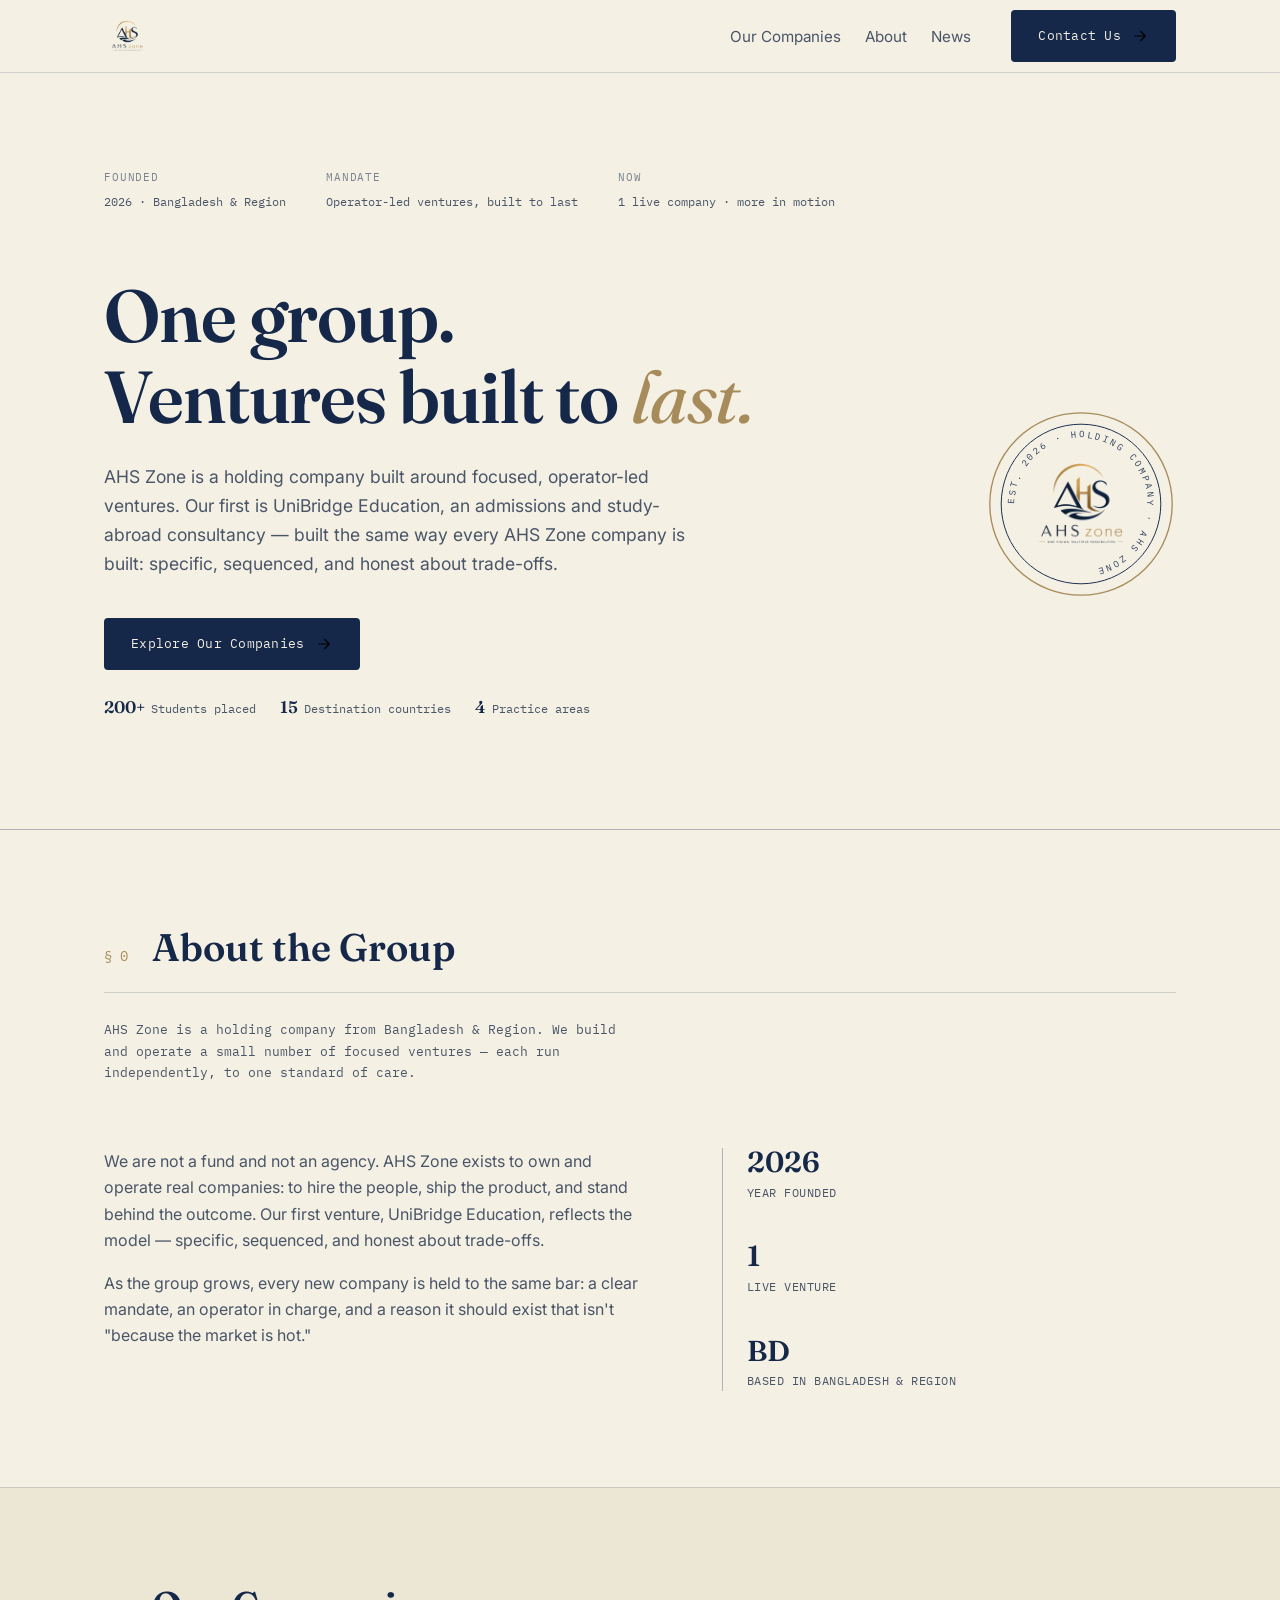
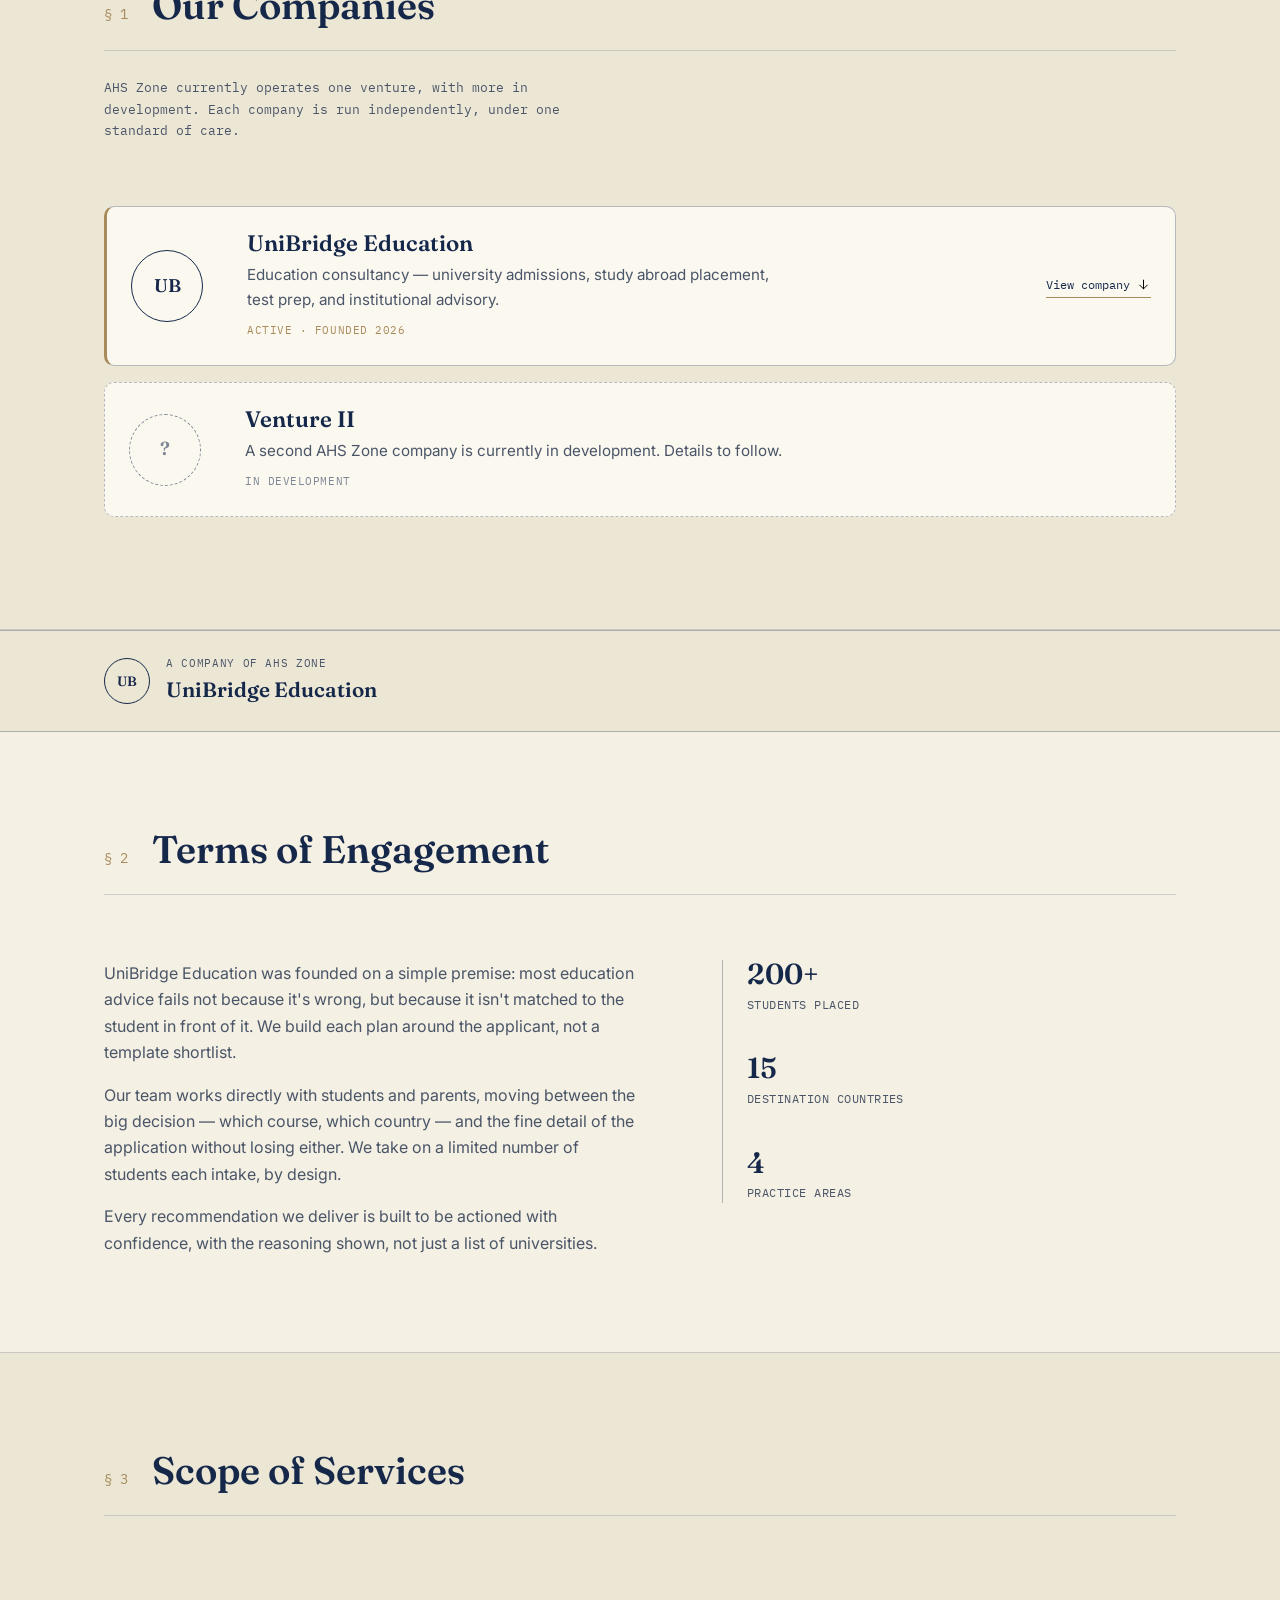
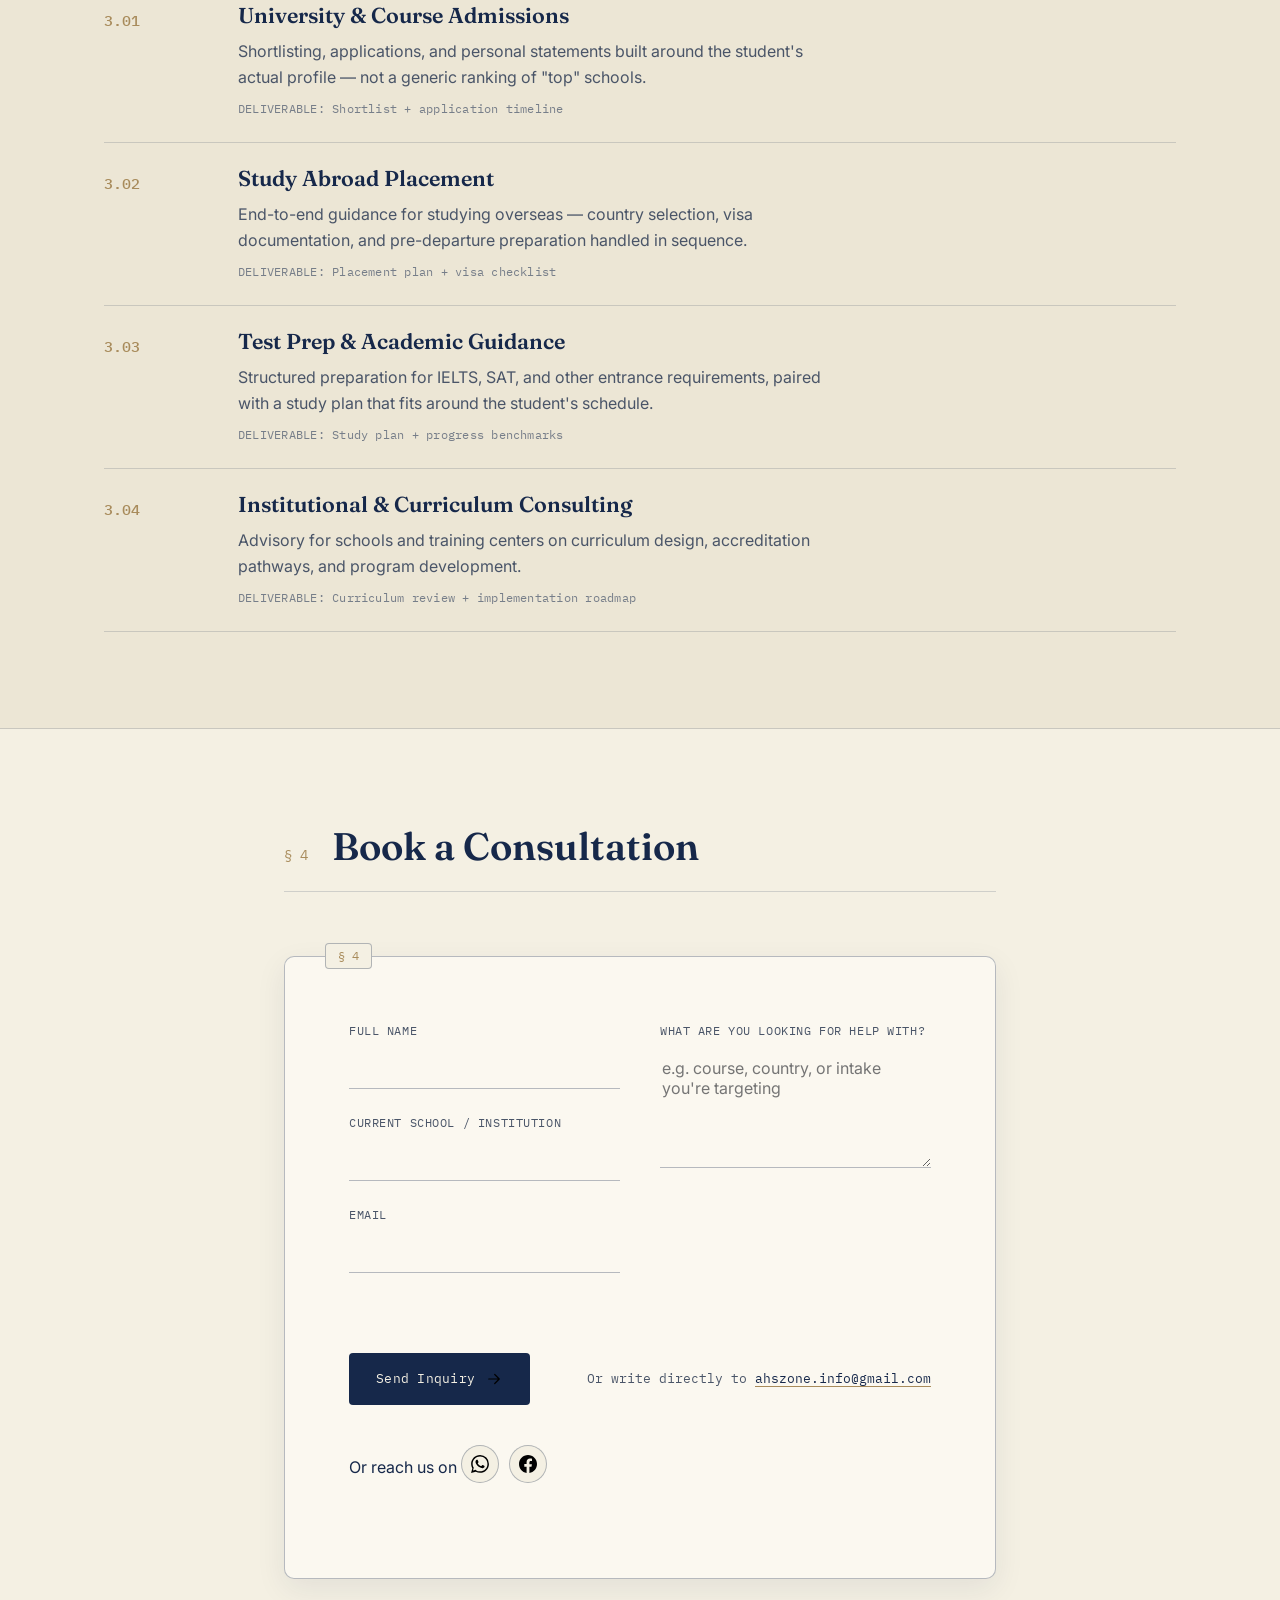
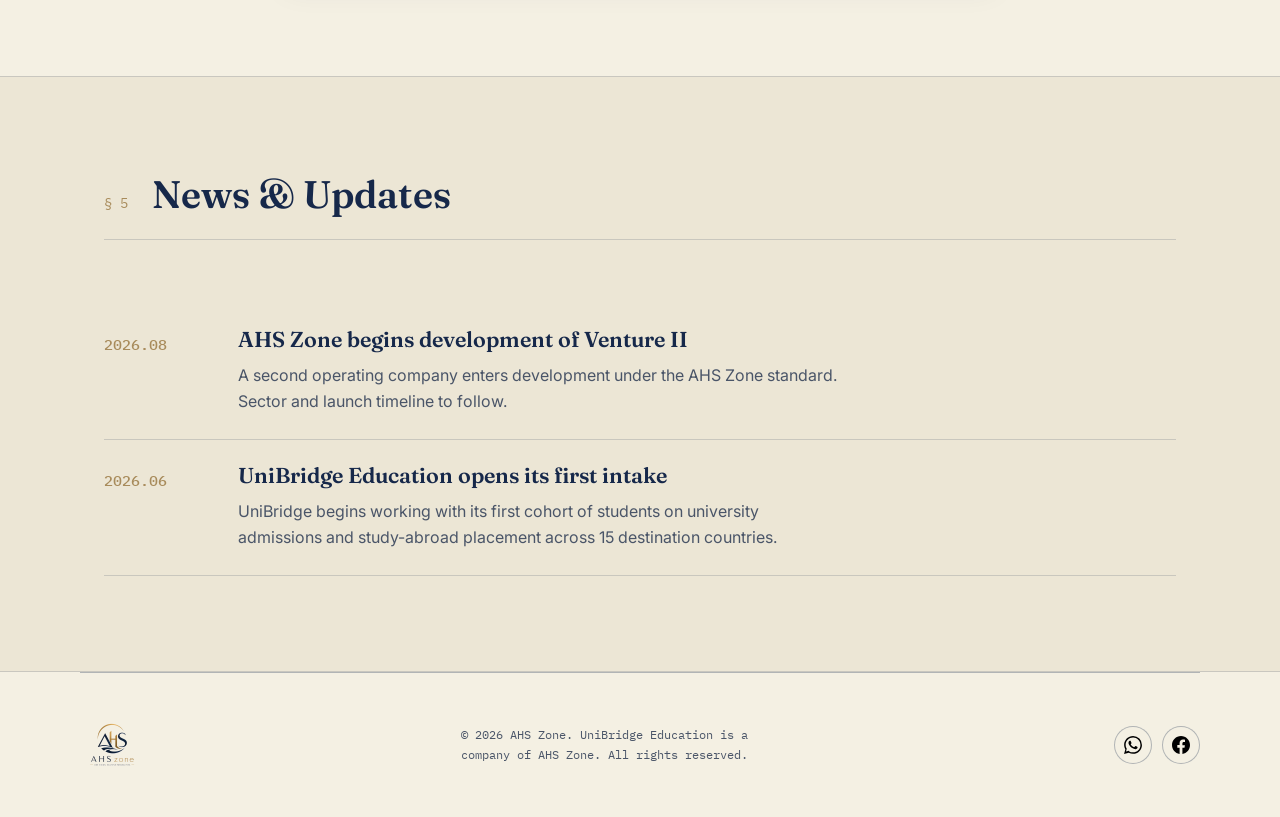
<file: index.html>
<!DOCTYPE html>
<html lang="en">
<head>
  <meta charset="UTF-8">
  <meta name="viewport" content="width=device-width, initial-scale=1.0">
  <title>AHS Zone — Holding Company | UniBridge Education</title>
  <meta name="description" content="AHS Zone is a Bangladesh-based holding company building operator-led ventures. Our first company, UniBridge Education, offers university admissions, study-abroad placement, and test prep.">
  <link rel="canonical" href="https://ahs-zone.com/">
  <meta name="theme-color" content="#16284A">

  <!-- Mark JS as available (progressive enhancement: reveal animations only run with JS) -->
  <script>document.documentElement.classList.add('js');</script>

  <!-- Open Graph / social -->
  <meta property="og:title" content="AHS Zone — Holding Company">
  <meta property="og:description" content="One group. Ventures built to last. Operator-led ventures from Bangladesh &amp; Region.">
  <meta property="og:type" content="website">
  <meta property="og:image" content="assets/images/logo.png?v=2">
  <meta name="twitter:card" content="summary_large_image">

  <!-- Favicon: real AHS Zone monogram (transparent PNG) -->
  <link rel="icon" type="image/png" href="favicon.png">
  <link rel="apple-touch-icon" href="favicon.png">

  <!-- Fonts (preconnect for speed) -->
  <link rel="preconnect" href="https://fonts.googleapis.com">
  <link rel="preconnect" href="https://fonts.gstatic.com" crossorigin>
  <link href="https://fonts.googleapis.com/css2?family=Fraunces:opsz,wght@9..144,300;9..144,450;9..144,600;9..144,700&family=Inter:wght@400;500;600&family=IBM+Plex+Mono:wght@400;500&display=swap" rel="stylesheet">

  <!-- External stylesheet (kept separate per project requirements) -->
  <link rel="stylesheet" href="css/style.css">
  <link rel="stylesheet" href="css/responsive.css">
  <script type="application/ld+json">
  {
    "@context": "https://schema.org",
    "@type": "Organization",
    "name": "AHS Zone",
    "url": "https://ahs-zone.com/",
    "logo": "https://ahs-zone.com/assets/images/logo.png?v=2",
    "description": "AHS Zone is a Bangladesh-based holding company building operator-led ventures. Our first company, UniBridge Education, offers university admissions, study-abroad placement, and test prep.",
    "foundingDate": "2026",
    "areaServed": "Bangladesh & Region",
    "contactPoint": {
      "@type": "ContactPoint",
      "email": "ahszone.info@gmail.com",
      "contactType": "customer service"
    },
    "subOrganization": {
      "@type": "Organization",
      "name": "UniBridge Education",
      "url": "https://ahs-zone.com/unibridge.html"
    }
  }
  </script>
</head>
<body>

<!-- ===================== HEADER ===================== -->
<header class="site-header">
  <div class="nav wrap">
    <a href="#top" class="brandmark" aria-label="AHS Zone — home">
      <img src="assets/images/logo.png?v=2" alt="AHS Zone" class="brandmark-logo" width="120" height="46">
    </a>

    <nav class="nav-links" aria-label="Primary">
      <ul class="nav-list">
        <li class="nav-item">
          <a href="#companies" aria-haspopup="true">Our Companies</a>
          <div class="dropdown" role="menu">
            <div class="dropdown-inner">
              <a href="unibridge.html" class="active" role="menuitem">UniBridge Education <span class="tag">ACTIVE</span></a>
              <a href="#companies" class="muted" role="menuitem">Venture II <span class="tag">IN DEV</span></a>
            </div>
          </div>
        </li>
        <li class="nav-item"><a href="#about">About</a></li>
        <li class="nav-item"><a href="#news">News</a></li>
      </ul>
      <a href="#contact" class="btn btn-primary nav-cta">
        Contact Us
        <img src="assets/icons/arrow-right.svg" alt="" class="icon" aria-hidden="true">
      </a>
    </nav>

    <button class="nav-toggle" id="navToggle" aria-label="Open menu" aria-expanded="false" aria-controls="mobileMenu">
      <img src="assets/icons/menu.svg" alt="" class="icon" aria-hidden="true">
    </button>
  </div>

  <!-- Mobile drawer -->
  <nav class="mobile-menu" id="mobileMenu" aria-label="Mobile">
    <a href="#companies">Our Companies</a>
    <a href="#unibridge">UniBridge Education</a>
    <a href="#about">About</a>
    <a href="#news">News</a>
    <a href="#contact">Contact Us</a>
  </nav>
</header>

<main id="top">

  <!-- ===================== HERO ===================== -->
  <section class="hero" aria-labelledby="hero-title">
    <div class="wrap">
      <div class="hero-meta reveal">
        <div><span>Founded</span>2026 · Bangladesh &amp; Region</div>
        <div><span>Mandate</span>Operator-led ventures, built to last</div>
        <div><span>Now</span>1 live company · more in motion</div>
      </div>

      <div class="hero-grid">
        <div class="reveal">
          <h1 class="hero-title" id="hero-title">One group.<br>Ventures built to <em>last.</em></h1>
          <p class="hero-lede">AHS Zone is a holding company built around focused, operator-led ventures. Our first is UniBridge Education, an admissions and study-abroad consultancy — built the same way every AHS Zone company is built: specific, sequenced, and honest about trade-offs.</p>
          <div class="hero-actions">
            <a href="#companies" class="btn btn-primary">
              Explore Our Companies
              <img src="assets/icons/arrow-right.svg" alt="" class="icon" aria-hidden="true">
            </a>
          </div>
          <ul class="hero-trust reveal" aria-label="Highlights">
            <li><strong>200+</strong> Students placed</li>
            <li><strong>15</strong> Destination countries</li>
            <li><strong>4</strong> Practice areas</li>
          </ul>
        </div>

        <div class="seal reveal" aria-hidden="true">
          <svg viewBox="0 0 200 200">
            <circle cx="100" cy="100" r="96" fill="none" stroke="#A88B5B" stroke-width="1.4"/>
            <circle cx="100" cy="100" r="84" fill="none" stroke="#16284A" stroke-width="1"/>
            <path id="ringpath" d="M 100,100 m -70,0 a 70,70 0 1,1 140,0 a 70,70 0 1,1 -140,0" fill="none"/>
            <text font-family="IBM Plex Mono" font-size="9.5" letter-spacing="3" fill="#2C3E60">
              <textPath href="#ringpath" startOffset="0%">EST. 2026 · HOLDING COMPANY · AHS ZONE</textPath>
            </text>
          </svg>
          <img src="assets/images/logo.png?v=2" alt="AHS Zone" class="seal-logo" width="122" height="122">
        </div>
      </div>
    </div>
  </section>

  <!-- ===================== ABOUT (GROUP) ===================== -->
  <section class="section" id="about" aria-labelledby="about-title">
    <div class="wrap">
      <div class="section-head reveal">
        <span class="clause-no">§ 0</span>
        <h2 class="section-title" id="about-title">About the Group</h2>
      </div>
      <p class="section-kicker reveal">AHS Zone is a holding company from Bangladesh &amp; Region. We build and operate a small number of focused ventures — each run independently, to one standard of care.</p>
      <div class="about-grid">
        <div class="about-text reveal">
          <p>We are not a fund and not an agency. AHS Zone exists to own and operate real companies: to hire the people, ship the product, and stand behind the outcome. Our first venture, UniBridge Education, reflects the model — specific, sequenced, and honest about trade-offs.</p>
          <p>As the group grows, every new company is held to the same bar: a clear mandate, an operator in charge, and a reason it should exist that isn't "because the market is hot."</p>
        </div>
        <div class="stat-block reveal">
          <div class="stat"><div class="stat-num">2026</div><div class="stat-label">YEAR FOUNDED</div></div>
          <div class="stat"><div class="stat-num">1</div><div class="stat-label">LIVE VENTURE</div></div>
          <div class="stat"><div class="stat-num">BD</div><div class="stat-label">BASED IN BANGLADESH &amp; REGION</div></div>
        </div>
      </div>
    </div>
  </section>

  <!-- ===================== COMPANIES ===================== -->
  <section class="section band" id="companies" aria-labelledby="companies-title">
    <div class="wrap">
      <div class="section-head reveal">
        <span class="clause-no">§ 1</span>
        <h2 class="section-title" id="companies-title">Our Companies</h2>
      </div>
      <p class="section-kicker reveal">AHS Zone currently operates one venture, with more in development. Each company is run independently, under one standard of care.</p>

      <article class="company-card active reveal">
        <div class="company-seal">UB</div>
        <div class="company-info">
          <h3>UniBridge Education</h3>
          <p>Education consultancy — university admissions, study abroad placement, test prep, and institutional advisory.</p>
          <span class="company-status">ACTIVE · FOUNDED 2026</span>
        </div>
        <a href="unibridge.html" class="company-link">
          View company
          <img src="assets/icons/arrow-down.svg" alt="" class="icon" aria-hidden="true">
        </a>
      </article>

      <article class="company-card pending reveal">
        <div class="company-seal">?</div>
        <div class="company-info">
          <h3>Venture II</h3>
          <p>A second AHS Zone company is currently in development. Details to follow.</p>
          <span class="company-status">IN DEVELOPMENT</span>
        </div>
      </article>
    </div>
  </section>

  <!-- ===================== UNIBRIDGE SUB-BRAND ===================== -->
  <div id="unibridge">
    <div class="subbrand-banner">
      <div class="wrap subbrand-inner">
        <div class="subbrand-seal">UB</div>
        <div>
          <div class="subbrand-eyebrow">A COMPANY OF AHS ZONE</div>
          <div class="subbrand-name">UniBridge Education</div>
        </div>
      </div>
    </div>

    <section class="section" id="terms" aria-labelledby="terms-title">
      <div class="wrap">
        <div class="section-head reveal">
          <span class="clause-no">§ 2</span>
          <h2 class="section-title" id="terms-title">Terms of Engagement</h2>
        </div>
        <div class="about-grid">
          <div class="about-text reveal">
            <p>UniBridge Education was founded on a simple premise: most education advice fails not because it's wrong, but because it isn't matched to the student in front of it. We build each plan around the applicant, not a template shortlist.</p>
            <p>Our team works directly with students and parents, moving between the big decision — which course, which country — and the fine detail of the application without losing either. We take on a limited number of students each intake, by design.</p>
            <p>Every recommendation we deliver is built to be actioned with confidence, with the reasoning shown, not just a list of universities.</p>
          </div>
          <div class="stat-block reveal">
            <div class="stat"><div class="stat-num">200+</div><div class="stat-label">STUDENTS PLACED</div></div>
            <div class="stat"><div class="stat-num">15</div><div class="stat-label">DESTINATION COUNTRIES</div></div>
            <div class="stat"><div class="stat-num">4</div><div class="stat-label">PRACTICE AREAS</div></div>
          </div>
        </div>
      </div>
    </section>

    <section class="section band" id="services" aria-labelledby="services-title">
      <div class="wrap">
        <div class="section-head reveal">
          <span class="clause-no">§ 3</span>
          <h2 class="section-title" id="services-title">Scope of Services</h2>
        </div>

        <div class="clause reveal">
          <div class="clause-tag">3.01</div>
          <div class="clause-content">
            <h3>University &amp; Course Admissions</h3>
            <p>Shortlisting, applications, and personal statements built around the student's actual profile — not a generic ranking of "top" schools.</p>
            <div class="deliverable">DELIVERABLE: Shortlist + application timeline</div>
          </div>
        </div>

        <div class="clause reveal">
          <div class="clause-tag">3.02</div>
          <div class="clause-content">
            <h3>Study Abroad Placement</h3>
            <p>End-to-end guidance for studying overseas — country selection, visa documentation, and pre-departure preparation handled in sequence.</p>
            <div class="deliverable">DELIVERABLE: Placement plan + visa checklist</div>
          </div>
        </div>

        <div class="clause reveal">
          <div class="clause-tag">3.03</div>
          <div class="clause-content">
            <h3>Test Prep &amp; Academic Guidance</h3>
            <p>Structured preparation for IELTS, SAT, and other entrance requirements, paired with a study plan that fits around the student's schedule.</p>
            <div class="deliverable">DELIVERABLE: Study plan + progress benchmarks</div>
          </div>
        </div>

        <div class="clause reveal">
          <div class="clause-tag">3.04</div>
          <div class="clause-content">
            <h3>Institutional &amp; Curriculum Consulting</h3>
            <p>Advisory for schools and training centers on curriculum design, accreditation pathways, and program development.</p>
            <div class="deliverable">DELIVERABLE: Curriculum review + implementation roadmap</div>
          </div>
        </div>
      </div>
    </section>

    <section class="section" id="contact" aria-labelledby="contact-title">
      <div class="wrap wrap-narrow">
        <div class="section-head reveal">
          <span class="clause-no">§ 4</span>
          <h2 class="section-title" id="contact-title">Book a Consultation</h2>
        </div>

        <div class="contact-panel reveal">
          <form class="contact-grid" id="consultForm" action="https://formspree.io/f/YOUR_FORM_ID" method="POST">
            <div>
              <div class="field">
                <label for="name">Full Name</label>
                <input id="name" name="name" type="text" required autocomplete="name">
              </div>
              <div class="field">
                <label for="school">Current School / Institution</label>
                <input id="school" name="school" type="text" autocomplete="organization">
              </div>
              <div class="field">
                <label for="email">Email</label>
                <input id="email" name="email" type="email" required autocomplete="email">
              </div>
            </div>
            <div>
              <div class="field" style="height:100%;">
                <label for="message">What are you looking for help with?</label>
                <textarea id="message" name="message" required placeholder="e.g. course, country, or intake you're targeting"></textarea>
              </div>
            </div>
            <div class="contact-signoff">
              <button type="submit" class="btn btn-primary">
                Send Inquiry
                <img src="assets/icons/arrow-right.svg" alt="" class="icon" aria-hidden="true">
              </button>
              <div class="contact-direct">Or write directly to <a href="mailto:ahszone.info@gmail.com">ahszone.info@gmail.com</a></div>
            </div>
            <div class="contact-social reveal">
              <span class="social-label">Or reach us on</span>
              <span class="social-links">
                <a class="social-link whatsapp" href="https://wa.me/8801973191791" target="_blank" rel="noopener" aria-label="Chat on WhatsApp">
                  <img src="assets/icons/whatsapp.svg" alt="" class="icon" aria-hidden="true">
                </a>
                <a class="social-link facebook" href="https://www.facebook.com/share/1cDuD88fm9/" target="_blank" rel="noopener" aria-label="AHS Zone on Facebook">
                  <img src="assets/icons/facebook.svg" alt="" class="icon" aria-hidden="true">
                </a>
              </span>
            </div>
          </form>
          <p class="form-note" id="formNote" role="status" aria-live="polite"></p>
        </div>
      </div>
    </section>
  </div>

  <!-- ===================== NEWS ===================== -->
  <section class="section band" id="news" aria-labelledby="news-title">
    <div class="wrap">
      <div class="section-head reveal">
        <span class="clause-no">§ 5</span>
        <h2 class="section-title" id="news-title">News &amp; Updates</h2>
      </div>
      <div class="clause reveal">
        <div class="clause-tag">2026.08</div>
        <div class="clause-content">
          <h3>AHS Zone begins development of Venture II</h3>
          <p>A second operating company enters development under the AHS Zone standard. Sector and launch timeline to follow.</p>
        </div>
      </div>
      <div class="clause reveal">
        <div class="clause-tag">2026.06</div>
        <div class="clause-content">
          <h3>UniBridge Education opens its first intake</h3>
          <p>UniBridge begins working with its first cohort of students on university admissions and study-abroad placement across 15 destination countries.</p>
        </div>
      </div>
    </div>
  </section>
</main>

<!-- ===================== FOOTER ===================== -->
<footer class="site-footer wrap">
  <img src="assets/images/logo.png?v=2" alt="AHS Zone" class="footer-logo" loading="lazy" width="110" height="64">
  <div class="footer-meta">© <span id="year">2026</span> AHS Zone. UniBridge Education is a company of AHS Zone. All rights reserved.</div>
  <span class="social-links footer-social">
    <a class="social-link whatsapp" href="https://wa.me/8801973191791" target="_blank" rel="noopener" aria-label="Chat on WhatsApp">
      <img src="assets/icons/whatsapp.svg" alt="" class="icon" aria-hidden="true">
    </a>
    <a class="social-link facebook" href="https://www.facebook.com/share/1cDuD88fm9/" target="_blank" rel="noopener" aria-label="AHS Zone on Facebook">
      <img src="assets/icons/facebook.svg" alt="" class="icon" aria-hidden="true">
    </a>
  </span>
</footer>

<!-- External, modular JavaScript — no libraries -->
<script src="js/main.js" defer></script>
</body>
</html>
</file>
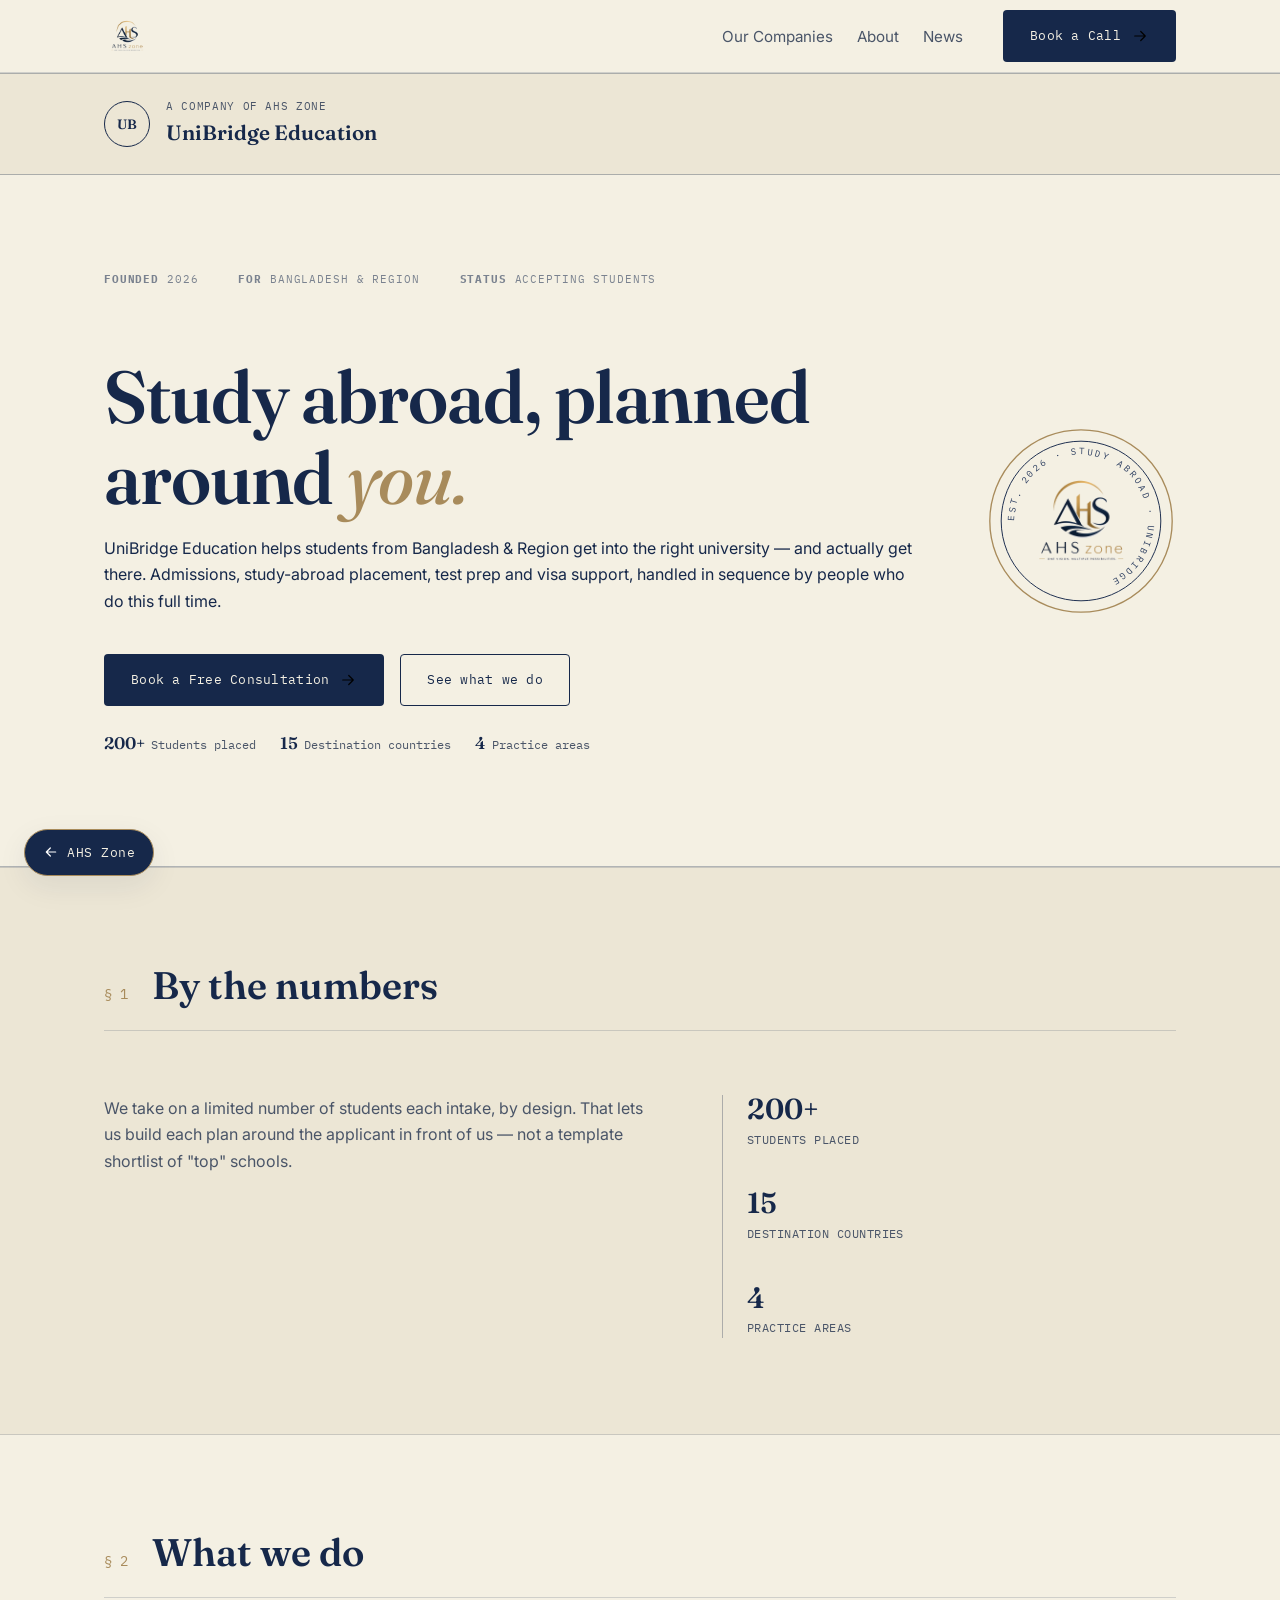
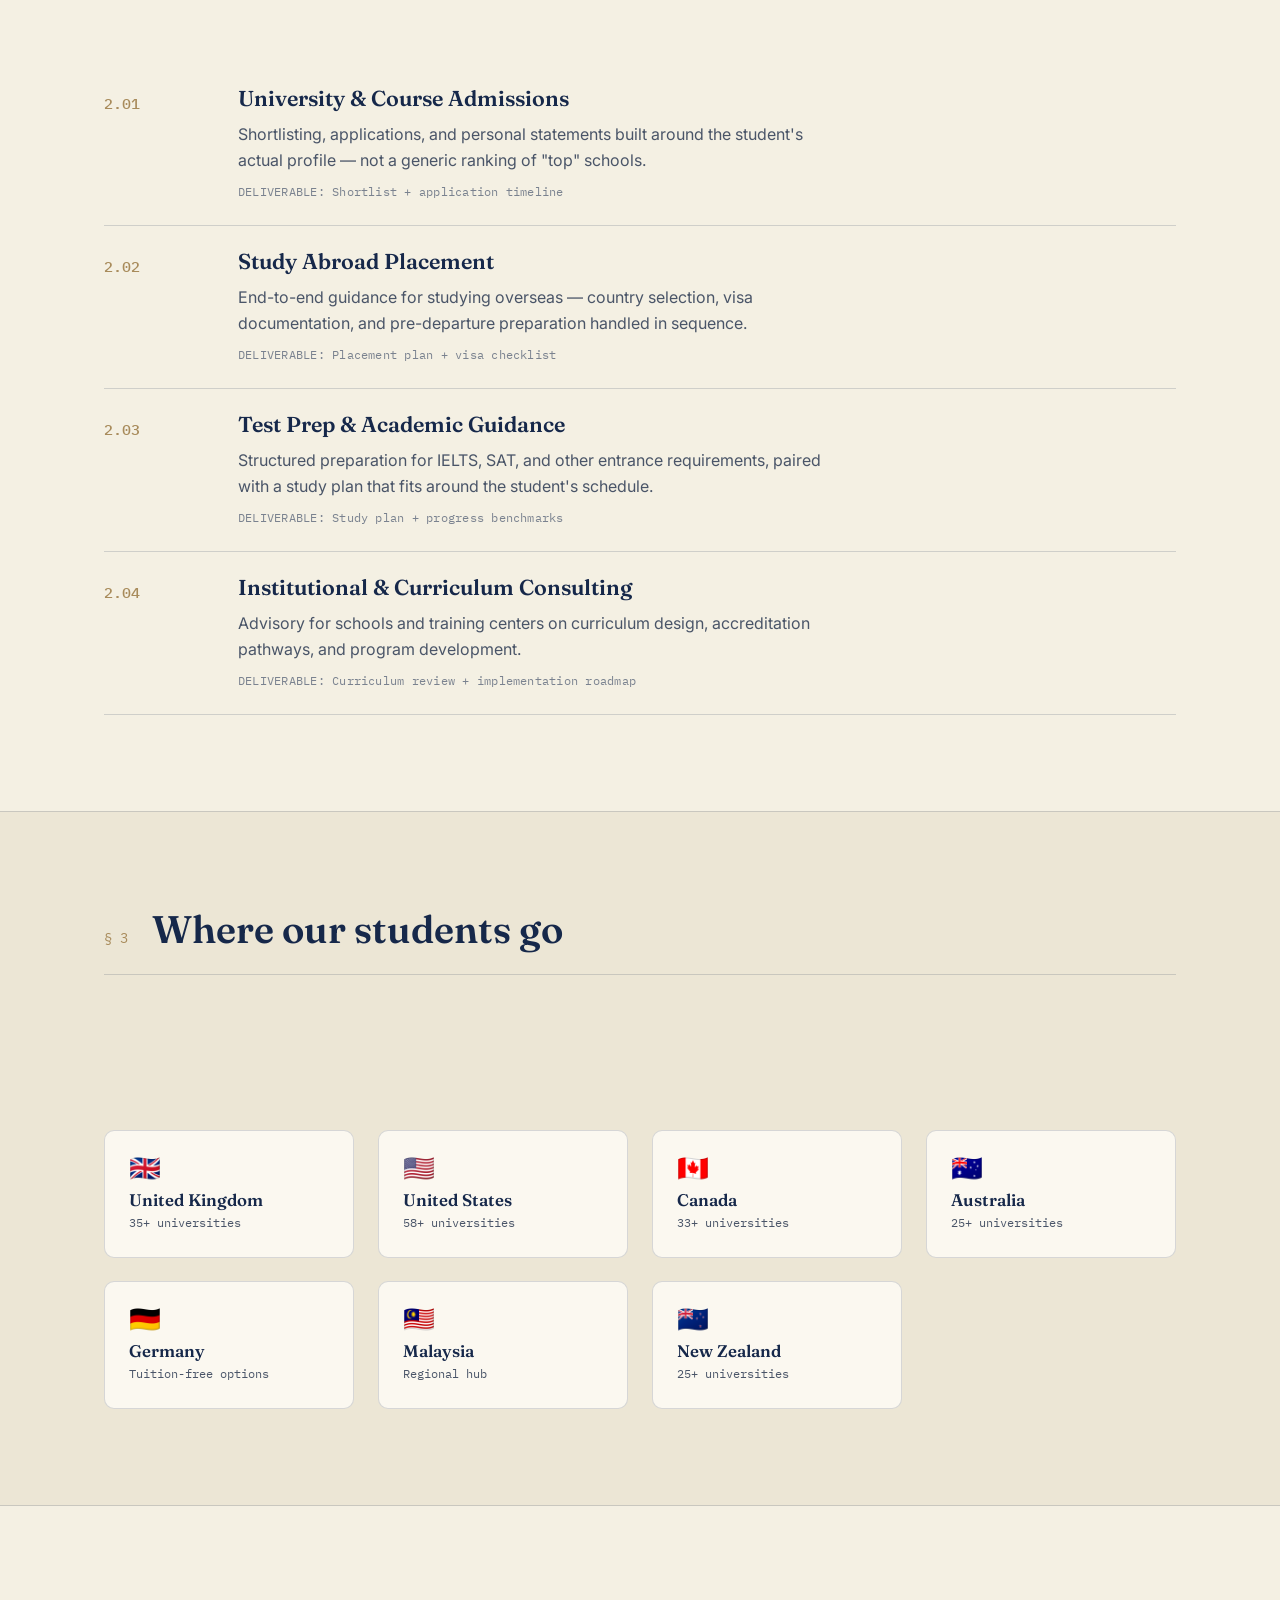
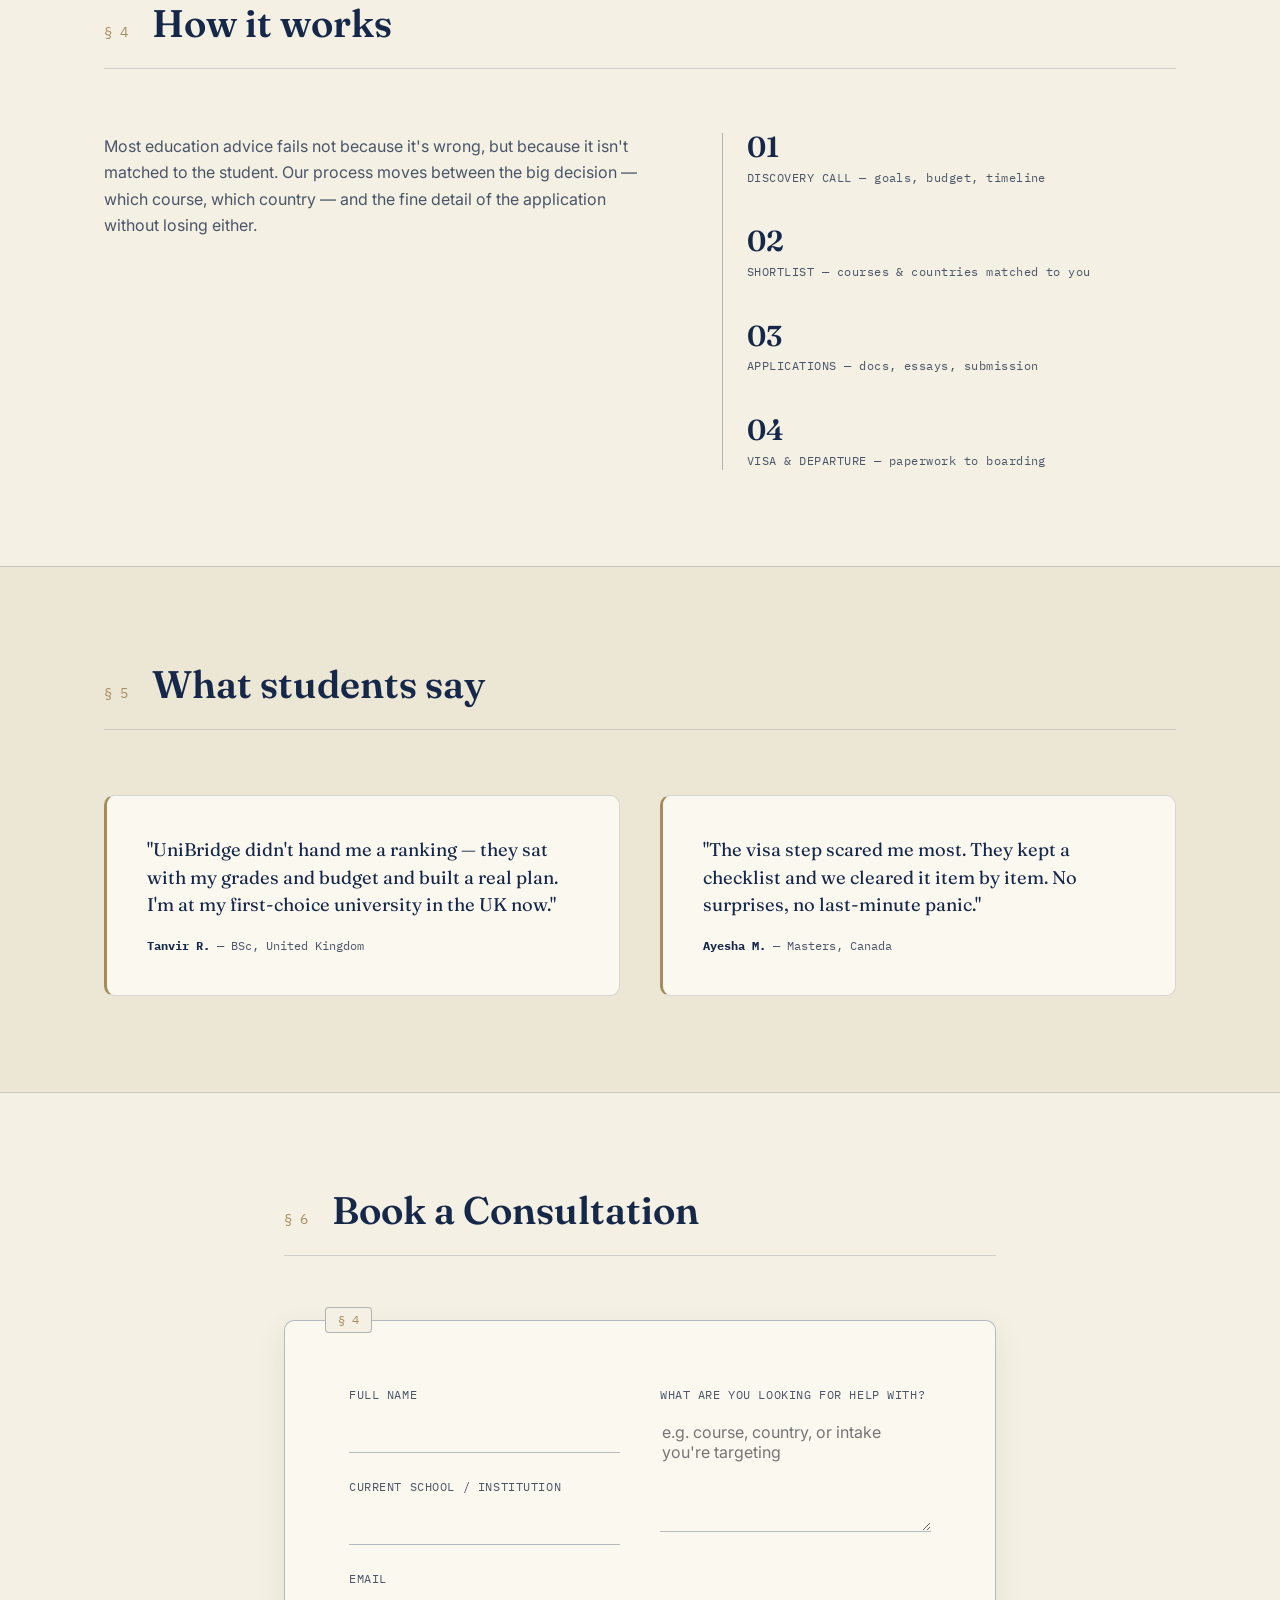
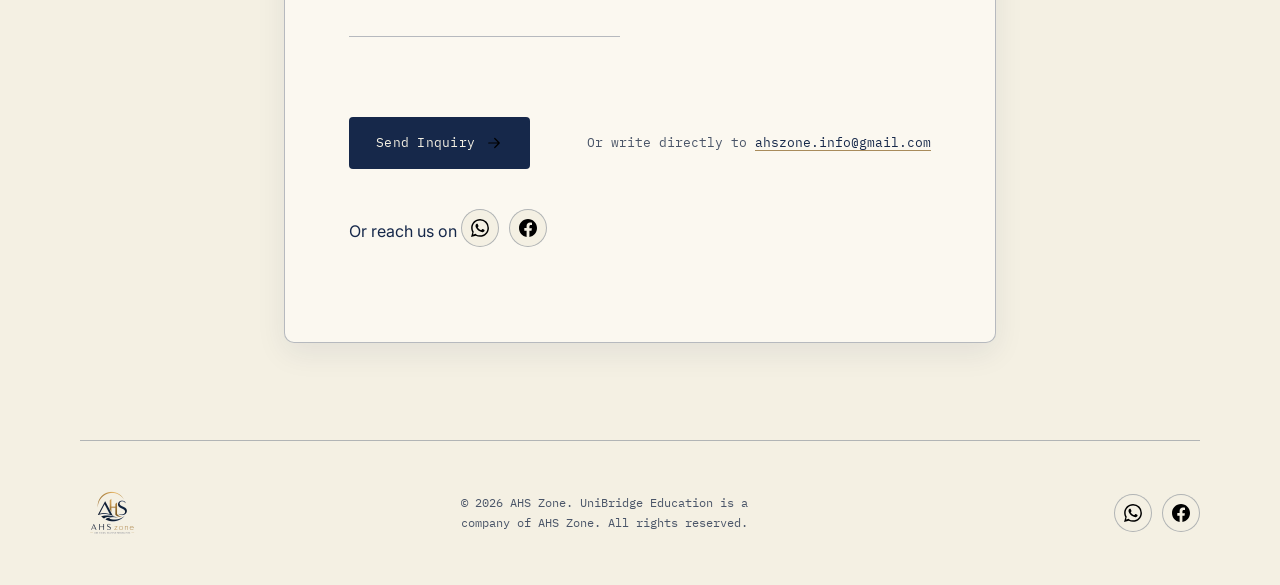
<file: unibridge.html>
<!DOCTYPE html>
<html lang="en">
<head>
  <meta charset="UTF-8">
  <meta name="viewport" content="width=device-width, initial-scale=1.0">
  <title>UniBridge Education — A Company of AHS Zone</title>
  <meta name="description" content="UniBridge Education, an AHS Zone company: university admissions, study-abroad placement, test prep and institutional advisory for students from Bangladesh & Region.">
  <link rel="canonical" href="https://ahs-zone.com/unibridge.html">
  <meta name="theme-color" content="#16284A">

  <!-- Mark JS as available (progressive enhancement) -->
  <script>document.documentElement.classList.add('js');</script>

  <!-- Open Graph / social -->
  <meta property="og:title" content="UniBridge Education — A Company of AHS Zone">
  <meta property="og:description" content="University admissions, study-abroad placement, test prep and advisory — built the AHS Zone way.">
  <meta property="og:type" content="website">
  <meta property="og:image" content="assets/images/logo.png?v=2">
  <meta name="twitter:card" content="summary_large_image">

  <!-- Favicon: real AHS Zone monogram (transparent PNG) -->
  <link rel="icon" type="image/png" href="favicon.png">
  <link rel="apple-touch-icon" href="favicon.png">

  <!-- Fonts -->
  <link rel="preconnect" href="https://fonts.googleapis.com">
  <link rel="preconnect" href="https://fonts.gstatic.com" crossorigin>
  <link href="https://fonts.googleapis.com/css2?family=Fraunces:opsz,wght@9..144,300;9..144,450;9..144,600;9..144,700&family=Inter:wght@400;500;600&family=IBM+Plex+Mono:wght@400;500&display=swap" rel="stylesheet">

  <!-- Shared design system -->
  <link rel="stylesheet" href="css/style.css">
  <link rel="stylesheet" href="css/responsive.css">
  <script type="application/ld+json">
  {
    "@context": "https://schema.org",
    "@type": "EducationalOrganization",
    "name": "UniBridge Education",
    "url": "https://ahs-zone.com/unibridge.html",
    "logo": "https://ahs-zone.com/assets/images/logo.png?v=2",
    "description": "UniBridge Education, an AHS Zone company: university admissions, study-abroad placement, test prep and institutional advisory for students from Bangladesh & Region.",
    "foundingDate": "2026",
    "areaServed": "Bangladesh & Region",
    "parentOrganization": {
      "@type": "Organization",
      "name": "AHS Zone",
      "url": "https://ahs-zone.com/"
    },
    "contactPoint": {
      "@type": "ContactPoint",
      "email": "ahszone.info@gmail.com",
      "contactType": "customer service"
    }
  }
  </script>
</head>
<body id="top">

<!-- ===================== HEADER ===================== -->
<header class="site-header">
  <div class="nav wrap">
    <a href="index.html" class="brandmark" aria-label="AHS Zone — home">
      <img src="assets/images/logo.png?v=2" alt="AHS Zone" class="brandmark-logo" width="120" height="46">
    </a>

    <nav class="nav-links" aria-label="Primary">
      <ul class="nav-list">
        <li class="nav-item">
          <a href="index.html#companies" aria-haspopup="true">Our Companies</a>
          <div class="dropdown" role="menu">
            <div class="dropdown-inner">
              <a href="unibridge.html" class="active" role="menuitem">UniBridge Education <span class="tag">ACTIVE</span></a>
              <a href="index.html#companies" class="muted" role="menuitem">Venture II <span class="tag">IN DEV</span></a>
            </div>
          </div>
        </li>
        <li class="nav-item"><a href="index.html#about">About</a></li>
        <li class="nav-item"><a href="index.html#news">News</a></li>
      </ul>
      <a href="#consult" class="btn btn-primary nav-cta">
        Book a Call
        <img src="assets/icons/arrow-right.svg" alt="" class="icon" aria-hidden="true">
      </a>
    </nav>

    <button class="nav-toggle" id="navToggle" aria-label="Open menu" aria-expanded="false" aria-controls="mobileMenu">
      <img src="assets/icons/menu.svg" alt="" class="icon" aria-hidden="true">
    </button>
  </div>

  <!-- Mobile drawer -->
  <div class="mobile-menu" id="mobileMenu">
    <a href="unibridge.html">UniBridge Education</a>
    <a href="index.html#companies">Venture II</a>
    <a href="index.html#about">About</a>
    <a href="index.html#news">News</a>
    <a href="#consult" class="btn btn-primary">Book a Call</a>
  </div>
</header>

<!-- Floating return button: always visible, even when scrolled to the bottom -->
<a href="index.html#companies" class="floating-back" aria-label="Back to AHS Zone">
  <img src="assets/icons/arrow-left.svg" alt="" class="icon" aria-hidden="true">
  AHS Zone
</a>

<main>
  <!-- ===================== SUB-BRAND BANNER ===================== -->
  <div class="subbrand-banner">
    <div class="wrap subbrand-inner">
      <div class="subbrand-seal">UB</div>
      <div>
        <div class="subbrand-eyebrow">A COMPANY OF AHS ZONE</div>
        <div class="subbrand-name">UniBridge Education</div>
      </div>
    </div>
  </div>

  <!-- ===================== HERO ===================== -->
  <section class="section hero">
    <div class="wrap hero-grid">
      <div class="hero-copy">
        <div class="hero-meta reveal">
          <span><strong>FOUNDED</strong> 2026</span>
          <span><strong>FOR</strong> Bangladesh &amp; Region</span>
          <span><strong>STATUS</strong> Accepting students</span>
        </div>
        <h1 class="hero-title reveal">Study abroad, planned around <em>you.</em></h1>
        <p class="hero-lead reveal">
          UniBridge Education helps students from Bangladesh &amp; Region get into the right
          university — and actually get there. Admissions, study-abroad placement, test prep
          and visa support, handled in sequence by people who do this full time.
        </p>
        <div class="hero-actions">
          <a href="#consult" class="btn btn-primary">
            Book a Free Consultation
            <img src="assets/icons/arrow-right.svg" alt="" class="icon" aria-hidden="true">
          </a>
          <a href="#services" class="btn btn-ghost">See what we do</a>
        </div>
        <ul class="hero-trust reveal" aria-label="Highlights">
          <li><strong>200+</strong> Students placed</li>
          <li><strong>15</strong> Destination countries</li>
          <li><strong>4</strong> Practice areas</li>
        </ul>
      </div>

      <div class="seal reveal" aria-hidden="true">
        <svg viewBox="0 0 200 200">
          <circle cx="100" cy="100" r="96" fill="none" stroke="#A88B5B" stroke-width="1.4"/>
          <circle cx="100" cy="100" r="84" fill="none" stroke="#16284A" stroke-width="1"/>
          <path id="ringpath2" d="M 100,100 m -70,0 a 70,70 0 1,1 140,0 a 70,70 0 1,1 -140,0" fill="none"/>
          <text font-family="IBM Plex Mono" font-size="9.5" letter-spacing="3" fill="#2C3E60">
            <textPath href="#ringpath2" startOffset="0%">EST. 2026 · STUDY ABROAD · UNIBRIDGE</textPath>
          </text>
        </svg>
        <img src="assets/images/logo.png?v=2" alt="AHS Zone" class="seal-logo" width="122" height="122">
      </div>
    </div>
  </section>

  <!-- ===================== STATS ===================== -->
  <section class="section band">
    <div class="wrap">
      <div class="section-head reveal">
        <span class="clause-no">§ 1</span>
        <h2 class="section-title">By the numbers</h2>
      </div>
      <div class="about-grid">
        <div class="about-text reveal">
          <p>We take on a limited number of students each intake, by design. That lets us build each plan
          around the applicant in front of us — not a template shortlist of "top" schools.</p>
        </div>
        <div class="stat-block reveal">
          <div class="stat"><div class="stat-num">200+</div><div class="stat-label">STUDENTS PLACED</div></div>
          <div class="stat"><div class="stat-num">15</div><div class="stat-label">DESTINATION COUNTRIES</div></div>
          <div class="stat"><div class="stat-num">4</div><div class="stat-label">PRACTICE AREAS</div></div>
        </div>
      </div>
    </div>
  </section>

  <!-- ===================== SERVICES ===================== -->
  <section class="section" id="services" aria-labelledby="services-title">
    <div class="wrap">
      <div class="section-head reveal">
        <span class="clause-no">§ 2</span>
        <h2 class="section-title" id="services-title">What we do</h2>
      </div>

      <div class="clause reveal">
        <div class="clause-tag">2.01</div>
        <div class="clause-content">
          <h3>University &amp; Course Admissions</h3>
          <p>Shortlisting, applications, and personal statements built around the student's actual profile — not a generic ranking of "top" schools.</p>
          <div class="deliverable">DELIVERABLE: Shortlist + application timeline</div>
        </div>
      </div>

      <div class="clause reveal">
        <div class="clause-tag">2.02</div>
        <div class="clause-content">
          <h3>Study Abroad Placement</h3>
          <p>End-to-end guidance for studying overseas — country selection, visa documentation, and pre-departure preparation handled in sequence.</p>
          <div class="deliverable">DELIVERABLE: Placement plan + visa checklist</div>
        </div>
      </div>

      <div class="clause reveal">
        <div class="clause-tag">2.03</div>
        <div class="clause-content">
          <h3>Test Prep &amp; Academic Guidance</h3>
          <p>Structured preparation for IELTS, SAT, and other entrance requirements, paired with a study plan that fits around the student's schedule.</p>
          <div class="deliverable">DELIVERABLE: Study plan + progress benchmarks</div>
        </div>
      </div>

      <div class="clause reveal">
        <div class="clause-tag">2.04</div>
        <div class="clause-content">
          <h3>Institutional &amp; Curriculum Consulting</h3>
          <p>Advisory for schools and training centers on curriculum design, accreditation pathways, and program development.</p>
          <div class="deliverable">DELIVERABLE: Curriculum review + implementation roadmap</div>
        </div>
      </div>
    </div>
  </section>

  <!-- ===================== DESTINATIONS ===================== -->
  <section class="section band" id="destinations" aria-labelledby="dest-title">
    <div class="wrap">
      <div class="section-head reveal">
        <span class="clause-no">§ 3</span>
        <h2 class="section-title" id="dest-title">Where our students go</h2>
      </div>
      <p class="section-kicker reveal">A selection of the destination countries we place students in. Each has its own intake cycle, visa route, and cost profile — we map those to your goals.</p>

      <div class="dest-grid">
        <article class="dest-card reveal"><span class="dest-flag">🇬🇧</span><h3>United Kingdom</h3><p class="dest-meta">35+ universities</p></article>
        <article class="dest-card reveal"><span class="dest-flag">🇺🇸</span><h3>United States</h3><p class="dest-meta">58+ universities</p></article>
        <article class="dest-card reveal"><span class="dest-flag">🇨🇦</span><h3>Canada</h3><p class="dest-meta">33+ universities</p></article>
        <article class="dest-card reveal"><span class="dest-flag">🇦🇺</span><h3>Australia</h3><p class="dest-meta">25+ universities</p></article>
        <article class="dest-card reveal"><span class="dest-flag">🇩🇪</span><h3>Germany</h3><p class="dest-meta">Tuition-free options</p></article>
        <article class="dest-card reveal"><span class="dest-flag">🇲🇾</span><h3>Malaysia</h3><p class="dest-meta">Regional hub</p></article>
        <article class="dest-card reveal"><span class="dest-flag">🇳🇿</span><h3>New Zealand</h3><p class="dest-meta">25+ universities</p></article>
      </div>
    </div>
  </section>

  <!-- ===================== PROCESS ===================== -->
  <section class="section" id="process" aria-labelledby="process-title">
    <div class="wrap">
      <div class="section-head reveal">
        <span class="clause-no">§ 4</span>
        <h2 class="section-title" id="process-title">How it works</h2>
      </div>
      <div class="about-grid">
        <div class="about-text reveal">
          <p>Most education advice fails not because it's wrong, but because it isn't matched to the student.
          Our process moves between the big decision — which course, which country — and the fine detail of the application without losing either.</p>
        </div>
        <div class="stat-block reveal">
          <div class="stat"><div class="stat-num">01</div><div class="stat-label">DISCOVERY CALL — goals, budget, timeline</div></div>
          <div class="stat"><div class="stat-num">02</div><div class="stat-label">SHORTLIST — courses &amp; countries matched to you</div></div>
          <div class="stat"><div class="stat-num">03</div><div class="stat-label">APPLICATIONS — docs, essays, submission</div></div>
          <div class="stat"><div class="stat-num">04</div><div class="stat-label">VISA &amp; DEPARTURE — paperwork to boarding</div></div>
        </div>
      </div>
    </div>
  </section>

  <!-- ===================== TESTIMONIALS ===================== -->
  <section class="section band" id="voices" aria-labelledby="voices-title">
    <div class="wrap">
      <div class="section-head reveal">
        <span class="clause-no">§ 5</span>
        <h2 class="section-title" id="voices-title">What students say</h2>
      </div>
      <div class="testi-grid">
        <figure class="testi reveal">
          <blockquote>"UniBridge didn't hand me a ranking — they sat with my grades and budget and built a real plan. I'm at my first-choice university in the UK now."</blockquote>
          <figcaption><strong>Tanvir R.</strong> — BSc, United Kingdom</figcaption>
        </figure>
        <figure class="testi reveal">
          <blockquote>"The visa step scared me most. They kept a checklist and we cleared it item by item. No surprises, no last-minute panic."</blockquote>
          <figcaption><strong>Ayesha M.</strong> — Masters, Canada</figcaption>
        </figure>
      </div>
    </div>
  </section>

  <!-- ===================== CONSULTATION ===================== -->
  <section class="section" id="consult" aria-labelledby="consult-title">
    <div class="wrap wrap-narrow">
      <div class="section-head reveal">
        <span class="clause-no">§ 6</span>
        <h2 class="section-title" id="consult-title">Book a Consultation</h2>
      </div>
      <div class="contact-panel reveal">
        <form class="contact-grid" id="consultForm" action="https://formspree.io/f/YOUR_FORM_ID" method="POST">
          <div>
            <div class="field">
              <label for="name">Full Name</label>
              <input id="name" name="name" type="text" required autocomplete="name">
            </div>
            <div class="field">
              <label for="school">Current School / Institution</label>
              <input id="school" name="school" type="text" autocomplete="organization">
            </div>
            <div class="field">
              <label for="email">Email</label>
              <input id="email" name="email" type="email" required autocomplete="email">
            </div>
          </div>
          <div>
            <div class="field" style="height:100%;">
              <label for="message">What are you looking for help with?</label>
              <textarea id="message" name="message" required placeholder="e.g. course, country, or intake you're targeting"></textarea>
            </div>
          </div>
          <div class="contact-signoff">
            <button type="submit" class="btn btn-primary">
              Send Inquiry
              <img src="assets/icons/arrow-right.svg" alt="" class="icon" aria-hidden="true">
            </button>
            <div class="contact-direct">Or write directly to <a href="mailto:ahszone.info@gmail.com">ahszone.info@gmail.com</a></div>
            </div>
            <div class="contact-social reveal">
            <span class="social-label">Or reach us on</span>
            <span class="social-links">
              <a class="social-link whatsapp" href="https://wa.me/8801973191791" target="_blank" rel="noopener" aria-label="Chat on WhatsApp">
                <img src="assets/icons/whatsapp.svg" alt="" class="icon" aria-hidden="true">
              </a>
              <a class="social-link facebook" href="https://www.facebook.com/share/1cDuD88fm9/" target="_blank" rel="noopener" aria-label="AHS Zone on Facebook">
                <img src="assets/icons/facebook.svg" alt="" class="icon" aria-hidden="true">
              </a>
            </span>
            </div>
        </form>
        <p class="form-note" id="formNote" role="status" aria-live="polite"></p>
      </div>
    </div>
  </section>
</main>

<!-- ===================== FOOTER ===================== -->
<footer class="site-footer wrap">
  <img src="assets/images/logo.png?v=2" alt="AHS Zone" class="footer-logo" loading="lazy" width="110" height="64">
  <div class="footer-meta">© <span id="year">2026</span> AHS Zone. UniBridge Education is a company of AHS Zone. All rights reserved.</div>
  <span class="social-links footer-social">
    <a class="social-link whatsapp" href="https://wa.me/8801973191791" target="_blank" rel="noopener" aria-label="Chat on WhatsApp">
      <img src="assets/icons/whatsapp.svg" alt="" class="icon" aria-hidden="true">
    </a>
    <a class="social-link facebook" href="https://www.facebook.com/share/1cDuD88fm9/" target="_blank" rel="noopener" aria-label="AHS Zone on Facebook">
      <img src="assets/icons/facebook.svg" alt="" class="icon" aria-hidden="true">
    </a>
  </span>
</footer>

<!-- Shared, modular JavaScript -->
<script src="js/main.js" defer></script>
</body>
</html>
</file>
<file: css/style.css>
/* =============================================================
   AHS ZONE — style.css
   Premium design system for a holding-company / education consultancy.
   Plain CSS3 with custom properties. No frameworks.
   Structure:
     1. Design tokens (CSS variables)
     2. Reset & base
     3. Layout helpers
     4. Buttons & links
     5. Header / navigation
     6. Hero
     7. Section scaffold
     8. Companies (portfolio)
     9. Sub-brand (UniBridge)
    10. About & stats
    11. Services (clauses)
    12. Contact (form)
    13. Footer
    14. Animations (scroll reveal, logo)
   Responsive rules live in css/responsive.css
   ============================================================= */

/* ---------- 1. DESIGN TOKENS ---------- */
:root {
  /* Palette */
  --bg:            #F4F0E3;   /* warm cream background */
  --bg-alt:        #ECE6D5;   /* slightly deeper cream for banded sections */
  --bg-card:       #FBF8F0;   /* near-white card surface */
  --navy:          #16284A;   /* deep navy — primary */
  --navy-soft:     #2C3E60;   /* lighter navy for hover / secondary text */
  --brass:         #A88B5B;   /* muted brass — accent */
  --brass-light:   #C2A978;   /* lighter brass for hovers */
  --ink:           #16284A;   /* default text (navy) */
  --ink-muted:     #4A5568;   /* muted body text */
  --ink-faint:     rgba(22, 40, 74, 0.55);
  --rule:          rgba(22, 40, 74, 0.16);  /* hairline divider */
  --rule-strong:   rgba(22, 40, 74, 0.30);  /* emphasized divider */

  /* Typography */
  --font-serif: 'Fraunces', Georgia, 'Times New Roman', serif;
  --font-sans:  'Inter', system-ui, -apple-system, 'Segoe UI', sans-serif;
  --font-mono:  'IBM Plex Mono', ui-monospace, 'SFMono-Regular', monospace;

  /* Spacing scale (8px base) */
  --space-1: 8px;
  --space-2: 16px;
  --space-3: 24px;
  --space-4: 40px;
  --space-5: 64px;
  --space-6: 96px;
  --space-7: 128px;

  /* Radii & shadows */
  --radius:    4px;
  --radius-lg: 10px;
  --shadow-sm: 0 1px 2px rgba(22, 40, 74, 0.06);
  --shadow-md: 0 10px 30px rgba(22, 40, 74, 0.08);
  --shadow-lg: 0 24px 60px rgba(22, 40, 74, 0.12);

  /* Layout */
  --maxw: 1120px;
  --maxw-narrow: 760px;
  --header-h: 72px;

  /* Motion */
  --ease: cubic-bezier(0.22, 0.61, 0.36, 1);
  --dur: 0.4s;
}

/* ---------- 2. RESET & BASE ---------- */
*, *::before, *::after { box-sizing: border-box; }
html {
  scroll-behavior: smooth;
  -webkit-text-size-adjust: 100%;
}
body {
  margin: 0;
  background: var(--bg);
  color: var(--ink);
  font-family: var(--font-sans);
  font-size: 1rem;
  line-height: 1.65;
  -webkit-font-smoothing: antialiased;
  text-rendering: optimizeLegibility;
  /* Subtle paper texture: faint horizontal ruling, very low contrast */
  background-image:
    linear-gradient(var(--bg), var(--bg)),
    repeating-linear-gradient(0deg, transparent, transparent 33px, rgba(22,40,74,0.025) 34px);
}
img, svg { display: block; max-width: 100%; }
a { color: inherit; text-decoration: none; }
button { font: inherit; cursor: pointer; }
h1, h2, h3, h4 { font-family: var(--font-serif); font-weight: 600; line-height: 1.1; color: var(--navy); }

::selection { background: var(--brass); color: var(--bg); }

/* Accessible focus state for keyboard users */
:focus-visible {
  outline: 2px solid var(--brass);
  outline-offset: 3px;
  border-radius: 2px;
}

/* Respect users who prefer reduced motion */
@media (prefers-reduced-motion: reduce) {
  html { scroll-behavior: auto; }
  *, *::before, *::after {
    animation-duration: 0.001ms !important;
    animation-iteration-count: 1 !important;
    transition-duration: 0.001ms !important;
    scroll-behavior: auto !important;
  }
}

/* ---------- 3. LAYOUT HELPERS ---------- */
.wrap   { width: 100%; max-width: var(--maxw); margin: 0 auto; padding: 0 var(--space-3); }
.wrap-narrow { max-width: var(--maxw-narrow); }
.section { padding: var(--space-6) 0; }
.band    { background: var(--bg-alt); border-top: 1px solid var(--rule); border-bottom: 1px solid var(--rule); }
.eyebrow {
  font-family: var(--font-mono);
  font-size: 0.72rem;
  letter-spacing: 0.14em;
  text-transform: uppercase;
  color: var(--brass);
}

/* ---------- 4. BUTTONS & LINKS ---------- */
.btn {
  display: inline-flex;
  align-items: center;
  gap: 10px;
  font-family: var(--font-mono);
  font-size: 0.82rem;
  letter-spacing: 0.02em;
  padding: 14px 26px;
  border-radius: var(--radius);
  border: 1px solid transparent;
  transition: background var(--dur) var(--ease), color var(--dur) var(--ease), transform var(--dur) var(--ease);
}
.btn .icon { width: 18px; height: 18px; transition: transform var(--dur) var(--ease); }
.btn:hover .icon { transform: translateX(4px); }

.btn-primary { background: var(--navy); color: var(--bg); }
.btn-primary:hover { background: var(--navy-soft); transform: translateY(-2px); }

.btn-ghost { color: var(--navy); border-color: var(--navy); background: transparent; }
.btn-ghost:hover { background: var(--navy); color: var(--bg); }

.link-underline {
  border-bottom: 1px solid var(--brass);
  padding-bottom: 2px;
  transition: color var(--dur) var(--ease), border-color var(--dur) var(--ease);
}
.link-underline:hover { color: var(--brass); border-color: var(--brass-light); }

/* ---------- 5. HEADER / NAVIGATION ---------- */
.site-header {
  position: sticky;
  top: 0;
  z-index: 100;
  background: rgba(244, 240, 227, 0.86);
  backdrop-filter: blur(10px);
  -webkit-backdrop-filter: blur(10px);
  border-bottom: 1px solid var(--rule);
}
.nav {
  height: var(--header-h);
  display: flex;
  align-items: center;
  justify-content: space-between;
  gap: var(--space-3);
}
.brandmark { display: flex; align-items: center; }
.brandmark-logo {
  height: 46px;
  width: auto;
  animation: logoIn 0.8s var(--ease) both;
  transition: transform var(--dur) var(--ease);
}
.brandmark:hover .brandmark-logo { transform: scale(1.04); }

.nav-links { display: flex; align-items: center; gap: var(--space-4); }
.nav-list { display: flex; align-items: center; gap: var(--space-3); list-style: none; margin: 0; padding: 0; }
.nav-list a {
  position: relative;
  font-size: 0.95rem;
  color: var(--ink-muted);
  padding: 6px 0;
  transition: color var(--dur) var(--ease);
}
.nav-list a::after {
  content: "";
  position: absolute; left: 0; right: 0; bottom: 0;
  height: 1px; background: var(--brass);
  transform: scaleX(0); transform-origin: left;
  transition: transform var(--dur) var(--ease);
}
.nav-list a:hover { color: var(--navy); }
.nav-list a:hover::after { transform: scaleX(1); }

/* Dropdown */
.nav-item { position: relative; }
.dropdown {
  position: absolute; top: calc(100% + 14px); left: 0;
  min-width: 264px;
  opacity: 0; visibility: hidden; transform: translateY(-8px);
  transition: opacity var(--dur) var(--ease), transform var(--dur) var(--ease), visibility var(--dur);
}
.dropdown-inner {
  background: var(--bg-card);
  border: 1px solid var(--rule-strong);
  border-radius: var(--radius-lg);
  box-shadow: var(--shadow-md);
  padding: 8px;
}
.nav-item:hover > .dropdown,
.nav-item:focus-within > .dropdown {
  opacity: 1; visibility: visible; transform: translateY(0);
}
.dropdown a {
  display: flex; align-items: center; justify-content: space-between; gap: 12px;
  padding: 14px 16px;
  border-radius: var(--radius);
  color: var(--navy);
  font-size: 0.95rem;
}
.dropdown a:hover { background: var(--bg-alt); }
.dropdown a::after { display: none; }
.tag {
  font-family: var(--font-mono);
  font-size: 0.62rem;
  letter-spacing: 0.06em;
  padding: 3px 8px;
  border: 1px solid var(--rule-strong);
  border-radius: 999px;
  color: var(--navy-soft);
  white-space: nowrap;
}

/* Mobile menu toggle */
.nav-toggle {
  display: none;
  width: 44px; height: 44px;
  align-items: center; justify-content: center;
  background: transparent; border: 1px solid var(--rule); border-radius: var(--radius);
  color: var(--navy);
}
.nav-toggle .icon { width: 22px; height: 22px; }
.mobile-menu {
  display: none;
  flex-direction: column;
  border-top: 1px solid var(--rule);
  background: var(--bg);
  padding: var(--space-2) var(--space-3) var(--space-3);
}
.mobile-menu.open { display: flex; }
.mobile-menu a {
  padding: 16px 4px;
  border-bottom: 1px solid var(--rule);
  color: var(--navy);
  font-size: 1rem;
}
.mobile-menu a:last-child { border-bottom: none; }

/* ---------- 6. HERO ---------- */
.hero { padding: var(--space-6) 0 var(--space-6); border-bottom: 1px solid var(--rule-strong); }
.hero-meta {
  display: flex; flex-wrap: wrap; gap: var(--space-4);
  font-family: var(--font-mono);
  font-size: 0.78rem;
  color: var(--ink-muted);
  margin-bottom: var(--space-5);
}
.hero-meta span { display: block; color: var(--ink-faint); font-size: 0.68rem; letter-spacing: 0.08em; text-transform: uppercase; margin-bottom: 4px; }
.hero-grid {
  display: grid;
  grid-template-columns: 1fr auto;
  gap: var(--space-5);
  align-items: center;
}
.hero-title {
  font-size: clamp(2.6rem, 6vw, 4.6rem);
  letter-spacing: -0.015em;
  margin: 0;
}
.hero-title em { font-style: italic; font-weight: 450; color: var(--brass); }
.hero-lede {
  margin-top: var(--space-3);
  max-width: 54ch;
  font-size: 1.1rem;
  color: var(--ink-muted);
}
.hero-actions { margin-top: var(--space-4); display: flex; flex-wrap: wrap; gap: var(--space-2); align-items: center; }

/* Rotating seal badge — circular frame retained, logo fitted inside the circle */
.seal {
  width: 190px; height: 190px;
  position: relative;
  display: grid; place-items: center;
  justify-self: end;
}
.seal svg { position: absolute; inset: 0; width: 100%; height: 100%; animation: spin 44s linear infinite; }
.seal-logo {
  position: relative;
  width: 122px; height: auto;
}

/* Hero trust strip — social proof under the primary CTA */
.hero-trust {
  display: flex; flex-wrap: wrap; gap: var(--space-3);
  margin-top: var(--space-3);
  list-style: none; padding: 0;
  font-family: var(--font-mono); font-size: 0.78rem; color: var(--ink-muted);
}
.hero-trust li { display: flex; align-items: baseline; gap: 6px; }
.hero-trust strong { font-family: var(--font-serif); font-weight: 600; font-size: 1.05rem; color: var(--navy); }

/* ---------- 7. SECTION SCAFFOLD ---------- */
.section-head {
  display: flex; align-items: baseline; gap: var(--space-3);
  padding-bottom: var(--space-3);
  margin-bottom: var(--space-5);
  border-bottom: 1px solid var(--rule);
}
.clause-no {
  font-family: var(--font-mono);
  font-size: 0.85rem;
  color: var(--brass);
  white-space: nowrap;
}
.section-title { font-size: clamp(1.7rem, 3.2vw, 2.4rem); margin: 0; }
.section-kicker {
  font-family: var(--font-mono);
  font-size: 0.82rem;
  color: var(--ink-muted);
  max-width: 64ch;
  margin: calc(var(--space-5) * -0.6) 0 var(--space-5);
}

/* ---------- 8. COMPANIES (PORTFOLIO) ---------- */
.company-card {
  display: grid;
  grid-template-columns: 92px 1fr auto;
  gap: var(--space-3);
  align-items: center;
  background: var(--bg-card);
  border: 1px solid var(--rule-strong);
  border-radius: var(--radius-lg);
  padding: var(--space-3);
  margin-bottom: var(--space-2);
  transition: transform var(--dur) var(--ease), box-shadow var(--dur) var(--ease), border-color var(--dur) var(--ease);
}
.company-card:hover { transform: translateY(-3px); box-shadow: var(--shadow-md); border-color: var(--brass); }
.company-card.active { border-left: 3px solid var(--brass); }
.company-card.pending { border-style: dashed; opacity: 0.7; }
.company-seal {
  width: 72px; height: 72px;
  display: grid; place-items: center;
  border: 1.5px solid var(--navy);
  border-radius: 50%;
  font-family: var(--font-serif); font-weight: 600; font-size: 1.15rem; color: var(--navy);
}
.company-card.pending .company-seal { border-style: dashed; border-color: var(--ink-faint); color: var(--ink-faint); }
.company-info h3 { font-size: 1.4rem; margin: 0 0 6px; }
.company-info p { margin: 0; color: var(--ink-muted); max-width: 54ch; font-size: 0.95rem; }
.company-status { font-family: var(--font-mono); font-size: 0.68rem; letter-spacing: 0.05em; color: var(--brass); display: inline-block; margin-top: 10px; }
.company-card.pending .company-status { color: var(--ink-faint); }
.company-link {
  font-family: var(--font-mono); font-size: 0.78rem; color: var(--navy);
  border-bottom: 1px solid var(--brass); padding-bottom: 2px; white-space: nowrap;
  display: inline-flex; align-items: center; gap: 6px;
}
.company-link .icon { width: 15px; height: 15px; }

/* ---------- 9. SUB-BRAND (UniBridge) ---------- */
.subbrand-banner {
  border-top: 1px solid var(--rule-strong);
  border-bottom: 1px solid var(--rule-strong);
  background: var(--bg-alt);
  padding: var(--space-3) 0;
}
.subbrand-inner { display: flex; align-items: center; gap: var(--space-2); }
.subbrand-seal {
  width: 46px; height: 46px; flex-shrink: 0;
  display: grid; place-items: center;
  border: 1.5px solid var(--navy); border-radius: 50%;
  font-family: var(--font-serif); font-weight: 600; font-size: 0.85rem; color: var(--navy);
}
.subbrand-name { font-family: var(--font-serif); font-weight: 600; font-size: 1.3rem; color: var(--navy); }
.subbrand-eyebrow { font-family: var(--font-mono); font-size: 0.68rem; letter-spacing: 0.06em; color: var(--ink-muted); }

/* ---------- 10. ABOUT & STATS ---------- */
.about-grid {
  display: grid;
  grid-template-columns: 1.1fr 0.9fr;
  gap: var(--space-5);
  align-items: start;
}
.about-text p { margin: 0 0 var(--space-2); max-width: 54ch; color: var(--ink-muted); }
.about-text p:last-child { margin-bottom: 0; }
.stat-block {
  border-left: 1px solid var(--rule-strong);
  padding-left: var(--space-3);
  display: flex; flex-direction: column; gap: var(--space-3);
}
.stat-num { font-family: var(--font-serif); font-weight: 600; font-size: 2.6rem; color: var(--navy); line-height: 1; }
.stat-label { font-family: var(--font-mono); font-size: 0.74rem; letter-spacing: 0.04em; color: var(--ink-muted); margin-top: 6px; }

/* ---------- 11. SERVICES (CLAUSES) ---------- */
.clause {
  display: grid;
  grid-template-columns: 110px 1fr;
  gap: var(--space-3);
  padding: var(--space-3) 0;
  border-bottom: 1px solid var(--rule);
}
.clause:first-of-type { border-top: 1px solid var(--rule); }
.clause-tag { font-family: var(--font-mono); font-size: 0.95rem; color: var(--brass); font-weight: 500; padding-top: 4px; }
.clause h3 { font-size: 1.35rem; margin: 0 0 10px; }
.clause p { margin: 0; color: var(--ink-muted); max-width: 60ch; }
.clause .deliverable {
  margin-top: var(--space-1);
  font-family: var(--font-mono);
  font-size: 0.74rem;
  letter-spacing: 0.02em;
  color: var(--ink-faint);
}

/* ---------- 12. CONTACT (FORM) ---------- */
.contact-panel {
  position: relative;
  background: var(--bg-card);
  border: 1px solid var(--rule-strong);
  border-radius: var(--radius-lg);
  padding: var(--space-5);
  box-shadow: var(--shadow-md);
}
.contact-panel::before {
  content: "§ 4";
  position: absolute; top: -14px; left: var(--space-4);
  background: var(--bg);
  padding: 2px 12px;
  font-family: var(--font-mono); font-size: 0.75rem; color: var(--brass);
  border: 1px solid var(--rule-strong);
  border-radius: var(--radius);
}
.contact-grid { display: grid; grid-template-columns: 1fr 1fr; gap: var(--space-4); }
.field { margin-bottom: var(--space-3); display: flex; flex-direction: column; }
.field label {
  font-family: var(--font-mono);
  font-size: 0.72rem; letter-spacing: 0.05em; text-transform: uppercase;
  color: var(--ink-muted);
  margin-bottom: 8px;
}
.field input, .field textarea {
  width: 100%;
  background: transparent;
  border: none;
  border-bottom: 1px solid var(--rule-strong);
  padding: 10px 2px;
  font-family: var(--font-sans); font-size: 1rem; color: var(--ink);
  transition: border-color var(--dur) var(--ease);
}
.field input:focus, .field textarea:focus { outline: none; border-color: var(--navy); }
.field textarea { resize: vertical; min-height: 120px; }
.contact-signoff { grid-column: 1 / -1; display: flex; align-items: center; justify-content: space-between; flex-wrap: wrap; gap: var(--space-2); margin-top: var(--space-2); }
.contact-direct { font-family: var(--font-mono); font-size: 0.82rem; color: var(--ink-muted); }
.contact-direct a { color: var(--navy); text-decoration: underline; text-decoration-color: var(--brass); text-underline-offset: 3px; }
.form-note { font-family: var(--font-mono); font-size: 0.82rem; color: var(--brass); margin: var(--space-2) 0 0; min-height: 1.2em; }

/* ---------- 13a. SOCIAL LINKS (WhatsApp + Facebook) ---------- */
.social-links {
  display: inline-flex;
  align-items: center;
  gap: 10px;
}
.social-links .social-label {
  font-family: var(--font-mono);
  font-size: 0.74rem;
  color: var(--ink-muted);
  margin-right: 2px;
}
.social-link {
  display: inline-flex;
  align-items: center;
  justify-content: center;
  width: 38px; height: 38px;
  border-radius: 50%;
  border: 1px solid var(--rule-strong);
  background: var(--bg);
  color: var(--navy);
  transition: transform var(--dur) var(--ease), background var(--dur) var(--ease), color var(--dur) var(--ease), border-color var(--dur) var(--ease);
}
.social-link .icon { width: 18px; height: 18px; }
.social-link:hover { transform: translateY(-2px); }
.social-link.whatsapp:hover { background: #25D366; border-color: #25D366; color: #fff; }
.social-link.facebook:hover { background: #1877F2; border-color: #1877F2; color: #fff; }

/* WhatsApp chat bubble (floating, optional) */
.wa-float {
  position: fixed;
  right: var(--space-3);
  bottom: var(--space-3);
  z-index: 90;
  display: inline-flex;
  align-items: center;
  gap: 8px;
  padding: 12px 16px;
  border-radius: 999px;
  background: #25D366;
  color: #fff;
  font-family: var(--font-mono);
  font-size: 0.8rem;
  text-decoration: none;
  box-shadow: var(--shadow-md);
  transition: transform var(--dur) var(--ease);
}
.wa-float .icon { width: 18px; height: 18px; filter: brightness(0) invert(1); }
.wa-float:hover { transform: translateY(-2px); }


.site-footer {
  border-top: 1px solid var(--rule-strong);
  padding: var(--space-4) 0;
  display: flex; align-items: center; justify-content: space-between;
  flex-wrap: wrap; gap: var(--space-2);
}
.footer-logo { height: 64px; width: auto; }
.footer-meta { font-family: var(--font-mono); font-size: 0.75rem; color: var(--ink-muted); max-width: 48ch; }

/* Floating "back to AHS Zone" button — fixed, always reachable (even at page bottom) */
.floating-back {
  position: fixed;
  left: var(--space-3);
  bottom: var(--space-3);
  z-index: 90;
  display: inline-flex;
  align-items: center;
  gap: 8px;
  padding: 12px 18px;
  background: var(--navy);
  color: var(--bg);
  font-family: var(--font-mono);
  font-size: 0.8rem;
  letter-spacing: 0.04em;
  text-decoration: none;
  border: 1px solid var(--brass);
  border-radius: 999px;
  box-shadow: var(--shadow-md);
  transition: transform var(--dur) var(--ease), background var(--dur) var(--ease);
}
.floating-back .icon { width: 16px; height: 16px; filter: brightness(0) invert(1); }
.floating-back:hover { background: var(--navy-soft); transform: translateY(-2px); }


/* Destination country cards */
.dest-grid {
  display: grid;
  grid-template-columns: repeat(4, 1fr);
  gap: var(--space-3);
}
.dest-card {
  background: var(--bg-card);
  border: 1px solid var(--rule);
  border-radius: var(--radius-lg);
  padding: var(--space-3);
  transition: transform var(--dur) var(--ease), border-color var(--dur) var(--ease), box-shadow var(--dur) var(--ease);
}
.dest-card:hover { transform: translateY(-3px); border-color: var(--brass); box-shadow: var(--shadow-md); }
.dest-flag { font-size: 1.6rem; line-height: 1; display: block; margin-bottom: 10px; }
.dest-card h3 { font-size: 1.05rem; margin: 0 0 4px; color: var(--navy); }
.dest-meta { font-family: var(--font-mono); font-size: 0.74rem; color: var(--ink-muted); margin: 0; }

/* Process list (reuses .stat-block) */
.stat-block .stat + .stat { margin-top: var(--space-2); }
.stat-block .stat-num { font-size: 1.8rem; }

/* Testimonials */
.testi-grid {
  display: grid;
  grid-template-columns: repeat(2, 1fr);
  gap: var(--space-4);
}
.testi {
  margin: 0;
  background: var(--bg-card);
  border: 1px solid var(--rule);
  border-left: 3px solid var(--brass);
  border-radius: var(--radius-lg);
  padding: var(--space-4);
}
.testi blockquote { margin: 0 0 var(--space-2); font-family: var(--font-serif); font-size: 1.15rem; line-height: 1.5; color: var(--ink); }
.testi figcaption { font-family: var(--font-mono); font-size: 0.78rem; color: var(--ink-muted); }
.testi figcaption strong { color: var(--navy); }

/* ---------- 14. ANIMATIONS ---------- */
@keyframes logoIn { from { opacity: 0; transform: translateY(-8px) scale(0.92); } to { opacity: 1; transform: translateY(0) scale(1); } }
@keyframes spin { to { transform: rotate(360deg); } }

/* Scroll-reveal: hidden only when JS is available (.js on <html>).
   Without JS the content stays fully visible (graceful degradation). */
.js .reveal {
  opacity: 0;
  transform: translateY(24px);
  transition: opacity 0.7s var(--ease), transform 0.7s var(--ease);
  will-change: opacity, transform;
}
.js .reveal.is-visible { opacity: 1; transform: none; }
</file>
<file: css/responsive.css>
/* =============================================================
   AHS ZONE — responsive.css
   Tablet (<= 980px) and mobile (<= 680px) adjustments.
   The base layout in style.css targets desktop-first.
   ============================================================= */

/* ---------- TABLET: <= 980px ---------- */
@media (max-width: 980px) {
  :root { --space-6: 80px; --space-7: 104px; }
  .wrap { padding: 0 var(--space-3); }

  .hero-grid { grid-template-columns: 1fr; gap: var(--space-4); }
  .seal { justify-self: start; width: 150px; height: 150px; }

  .about-grid { grid-template-columns: 1fr; gap: var(--space-4); }
  .stat-block {
    flex-direction: row;
    flex-wrap: wrap;
    border-left: none;
    border-top: 1px solid var(--rule-strong);
    padding-left: 0; padding-top: var(--space-3);
    gap: var(--space-4);
  }
}

/* ---------- MOBILE NAV: <= 820px ---------- */
@media (max-width: 820px) {
  .nav-toggle { display: inline-flex; }
  .nav-cta { display: none; }
  .nav-list { display: none; }
}

/* ---------- MOBILE: <= 680px ---------- */
@media (max-width: 680px) {
  :root { --space-6: 64px; --space-5: 48px; --header-h: 64px; }

  .hero { padding: var(--space-5) 0; }
  .hero-meta { gap: var(--space-3); }
  .hero-actions { width: 100%; }
  .hero-actions .btn { width: 100%; justify-content: center; }

  .section { padding: var(--space-5) 0; }
  .section-head { flex-direction: column; gap: 6px; }

  .company-card {
    grid-template-columns: 1fr;
    text-align: left;
    gap: var(--space-2);
  }
  .company-seal { width: 56px; height: 56px; font-size: 0.95rem; }
  .company-link { justify-self: start; }

  .clause { grid-template-columns: 1fr; gap: 8px; }
  .clause-tag { padding-top: 0; }

  .contact-panel { padding: var(--space-4) var(--space-3); }
  .contact-panel::before { left: var(--space-3); }
  .contact-grid { grid-template-columns: 1fr; gap: var(--space-2); }
  .contact-signoff { flex-direction: column; align-items: stretch; }
  .contact-signoff .btn { width: 100%; justify-content: center; }

  .site-footer { flex-direction: column; align-items: flex-start; }
  .footer-logo { height: 54px; }

  /* Stack the sub-page grids so they don't overflow on narrow phones.
     minmax(0,1fr) lets columns shrink instead of forcing horizontal scroll. */
  .dest-grid { grid-template-columns: repeat(2, minmax(0, 1fr)); }
  .testi-grid { grid-template-columns: 1fr; }
  .dest-card, .testi { min-width: 0; }
}

/* ---------- SMALL MOBILE: <= 420px ---------- */
@media (max-width: 420px) {
  .hero-title { font-size: clamp(2rem, 9vw, 2.8rem); }
  .stat-num { font-size: 2.2rem; }
  /* Single column for destination cards on the smallest screens */
  .dest-grid { grid-template-columns: 1fr; }
}
</file>
